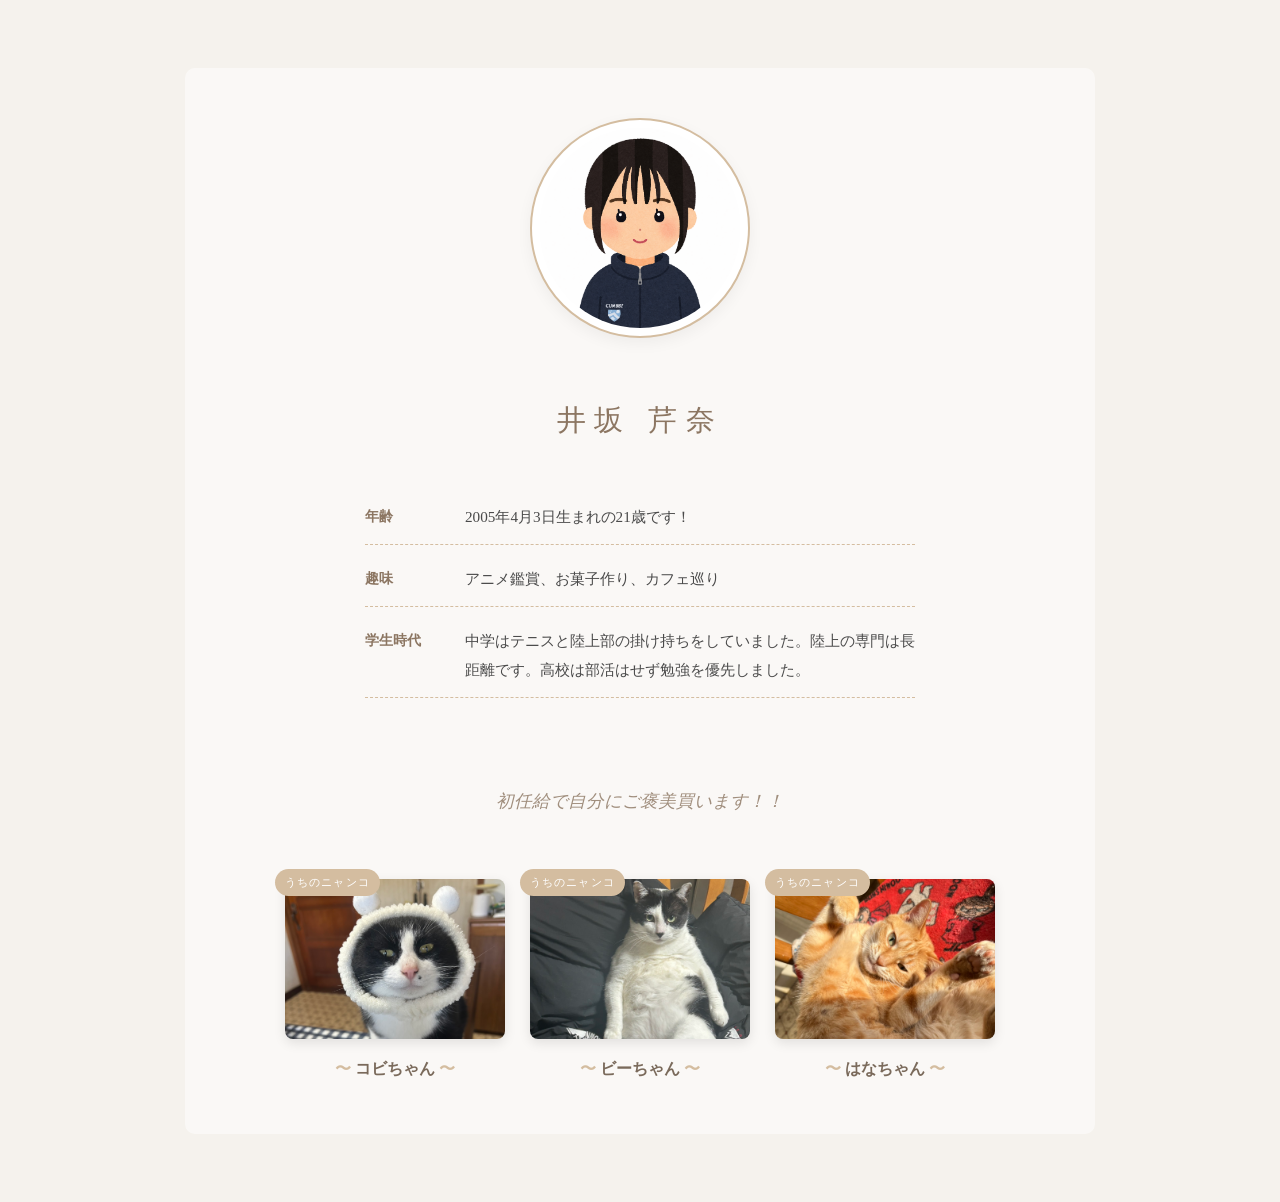
<file: profile/index.html>
<!DOCTYPE html>
<html lang="ja">
<head>
    <meta charset="UTF-8">
    <link rel="stylesheet" href="styles.css">
    <title>井坂 芹奈 | My Profile</title>
</head>
<body>

    <div class="container">
        <img src="A2B20E27-F749-4A37-80AF-CFD36BDE84C5.PNG" alt="プロフィール" class="profile-img">
        <h1>井坂 芹奈</h1>

        <ul class="profile-info">
            <li>
                <span>年齢</span>
                <div class="profile-text">2005年4月3日生まれの21歳です！</div>
            </li>
            <li>
                <span>趣味</span>
                <div class="profile-text">アニメ鑑賞、お菓子作り、カフェ巡り</div>
            </li>
            <li>
                <span>学生時代</span>
                <div class="profile-text">中学はテニスと陸上部の掛け持ちをしていました。陸上の専門は長距離です。高校は部活はせず勉強を優先しました。</div>
            </li>
        </ul>

        <p class="message">
            初任給で自分にご褒美買います！！
        </p>

        <div class="gallery-grid">
            <div class="gallery-item">
                <span class="cat-label">うちのニャンコ</span>
                <img src="IMG_3859.JPG" class="work-img">
                <div class="cat-name">コビちゃん</div>
            </div>

            <div class="gallery-item">
                <span class="cat-label">うちのニャンコ</span>
                <img src="IMG_3860.JPG" class="work-img">
                <div class="cat-name">ビーちゃん</div>
            </div>

            <div class="gallery-item">
                <span class="cat-label">うちのニャンコ</span>
                <img src="IMG_3861.JPG" class="work-img">
                <div class="cat-name">はなちゃん</div>
            </div>
        </div>
    </div>

</body>
</html>
</file>
<file: profile/styles.css>
body {
    background-color: #f5f2ed;

    color: #4a4a4a;
    font-family: "Times New Roman", "Yu Mincho", "MS Mincho", serif;
    padding: 60px 20px;
    line-height: 1.9;
}

.container {
    max-width: 850px;
    margin: 0 auto;
    text-align: center;
    background: rgba(255, 255, 255, 0.5);

    padding: 50px 30px;
    border-radius: 10px;
}


.profile-img {
    width: 200px;
    height: 200px;
    object-fit: cover;
    border-radius: 50%;

    border: 2px solid #d4bda0;
    padding: 8px;

    background: #fff;
    margin-bottom: 25px;
    box-shadow: 0 5px 15px rgba(0, 0, 0, 0.05);
}

h1 {
    font-weight: normal;
    letter-spacing: 0.3em;
    margin-bottom: 40px;
    color: #8c7662;

    font-size: 1.8rem;
}


.profile-info {
    text-align: left;
    display: inline-block;
    max-width: 550px;
    margin-bottom: 50px;
    padding: 0;
    width: 100%;
}

.profile-info li {
    list-style: none;
    display: flex;
    margin-bottom: 20px;
    border-bottom: 1px dashed #d4bda0;

    padding-bottom: 12px;
}

.profile-info span {
    font-weight: bold;
    flex-basis: 100px;
    flex-shrink: 0;
    color: #8c7662;
    font-size: 0.9rem;
}

.profile-text {
    flex: 1;
    text-align: justify;
    font-size: 0.95rem;
}

.message {
    color: #a08e7d;
    font-style: italic;
    margin-bottom: 60px;
    font-size: 1.1rem;
}


.gallery-grid {
    display: flex;
    justify-content: center;
    gap: 25px;
    flex-wrap: wrap;
}

.gallery-item {
    position: relative;
    width: 220px;
    transition: transform 0.4s ease;

}


.gallery-item:hover {
    transform: translateY(-8px);
}


.cat-label {
    position: absolute;
    top: -10px;
    left: -10px;
    background: #d4bda0;
    color: #fff;
    font-size: 11px;
    padding: 3px 10px;
    letter-spacing: 0.1em;
    z-index: 10;
    border-radius: 20px;

}

.work-img {
    width: 100%;
    height: 160px;
    object-fit: cover;
    object-position: 50% 20%;
    display: block;
    border-radius: 8px;

    box-shadow: 0 4px 12px rgba(0, 0, 0, 0.1);
}


.cat-name {
    margin-top: 15px;
    font-size: 1rem;
    color: #7a6a5b;
    font-weight: bold;
}

.cat-name::before,
.cat-name::after {
    content: " 〜 ";
    color: #d4bda0;
}


@media (max-width: 600px) {
    .profile-info li {
        flex-direction: column;
        line-height: 1.5;
    }

    .profile-info span {
        margin-bottom: 3px;
        font-size: 0.8rem;
    }

    .gallery-grid {
        gap: 50px;
    }

    .gallery-item {
        width: 80%;
    }
}
</file>
